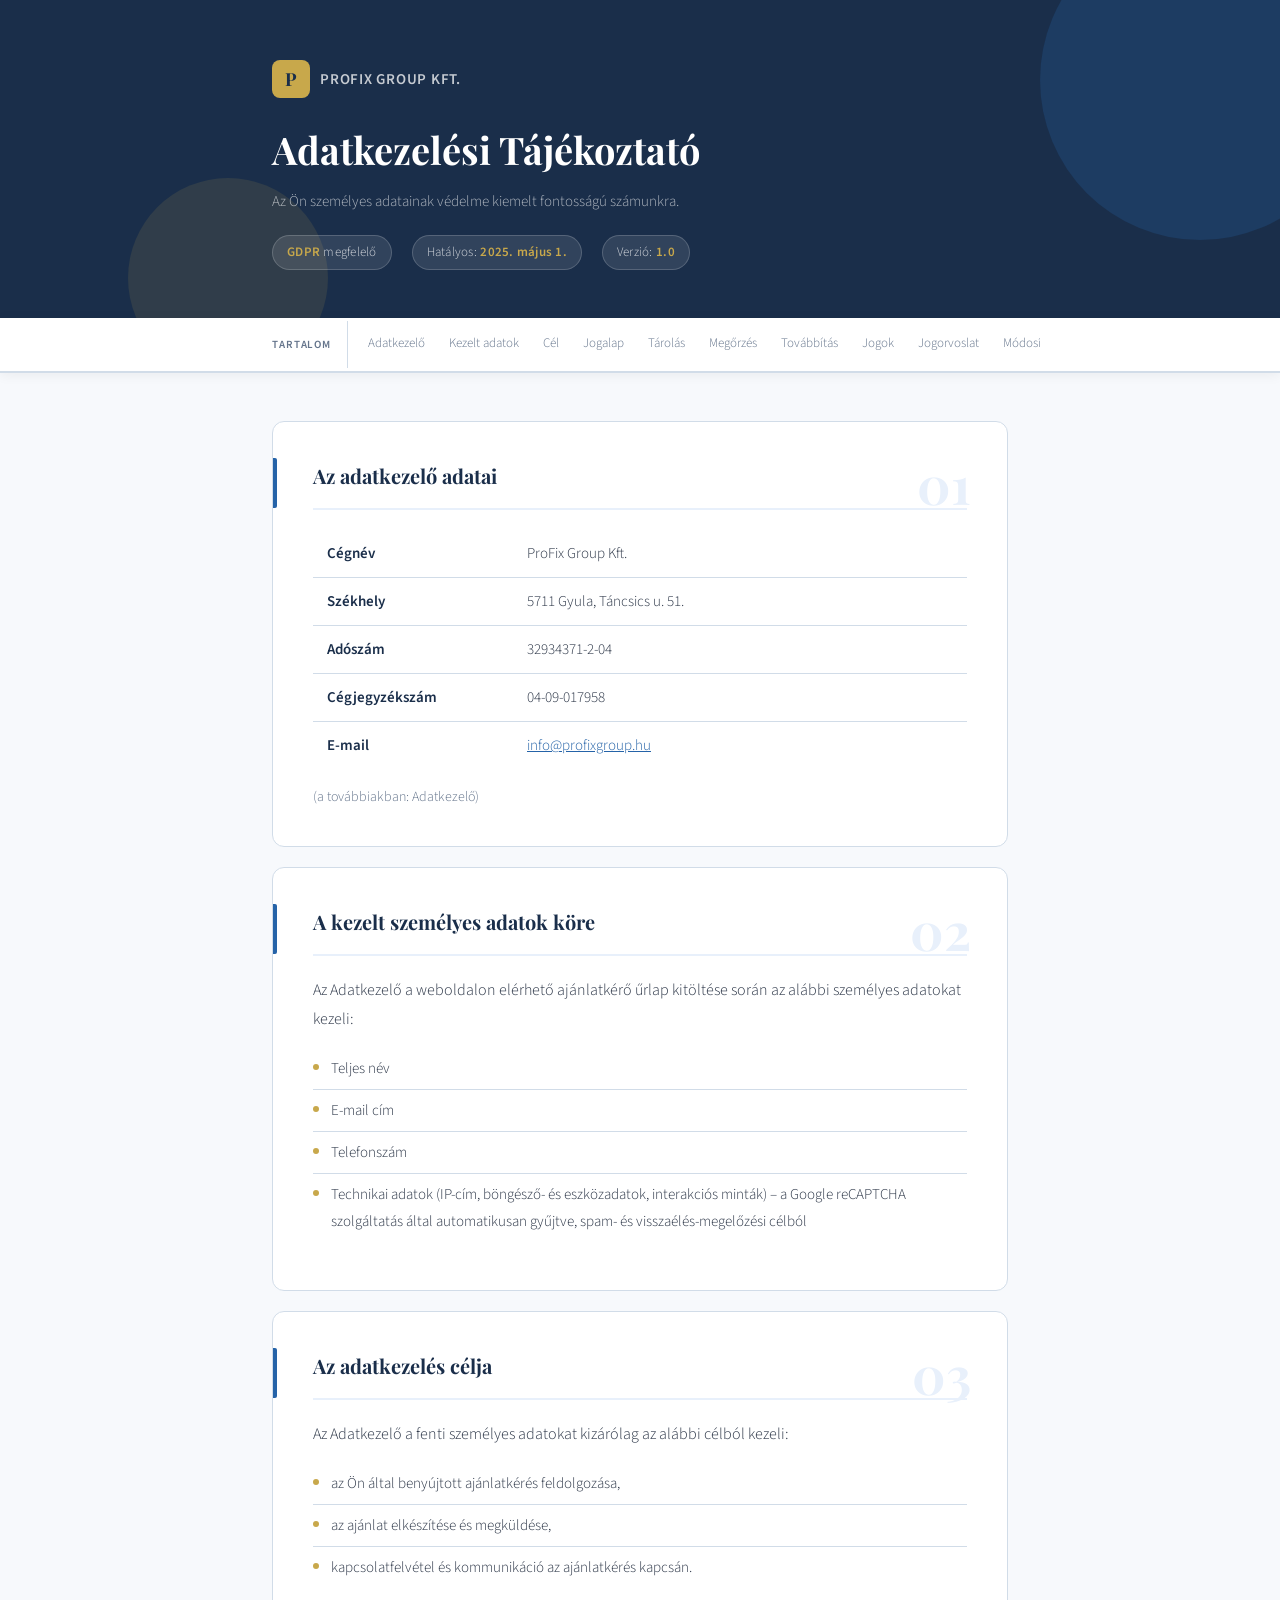
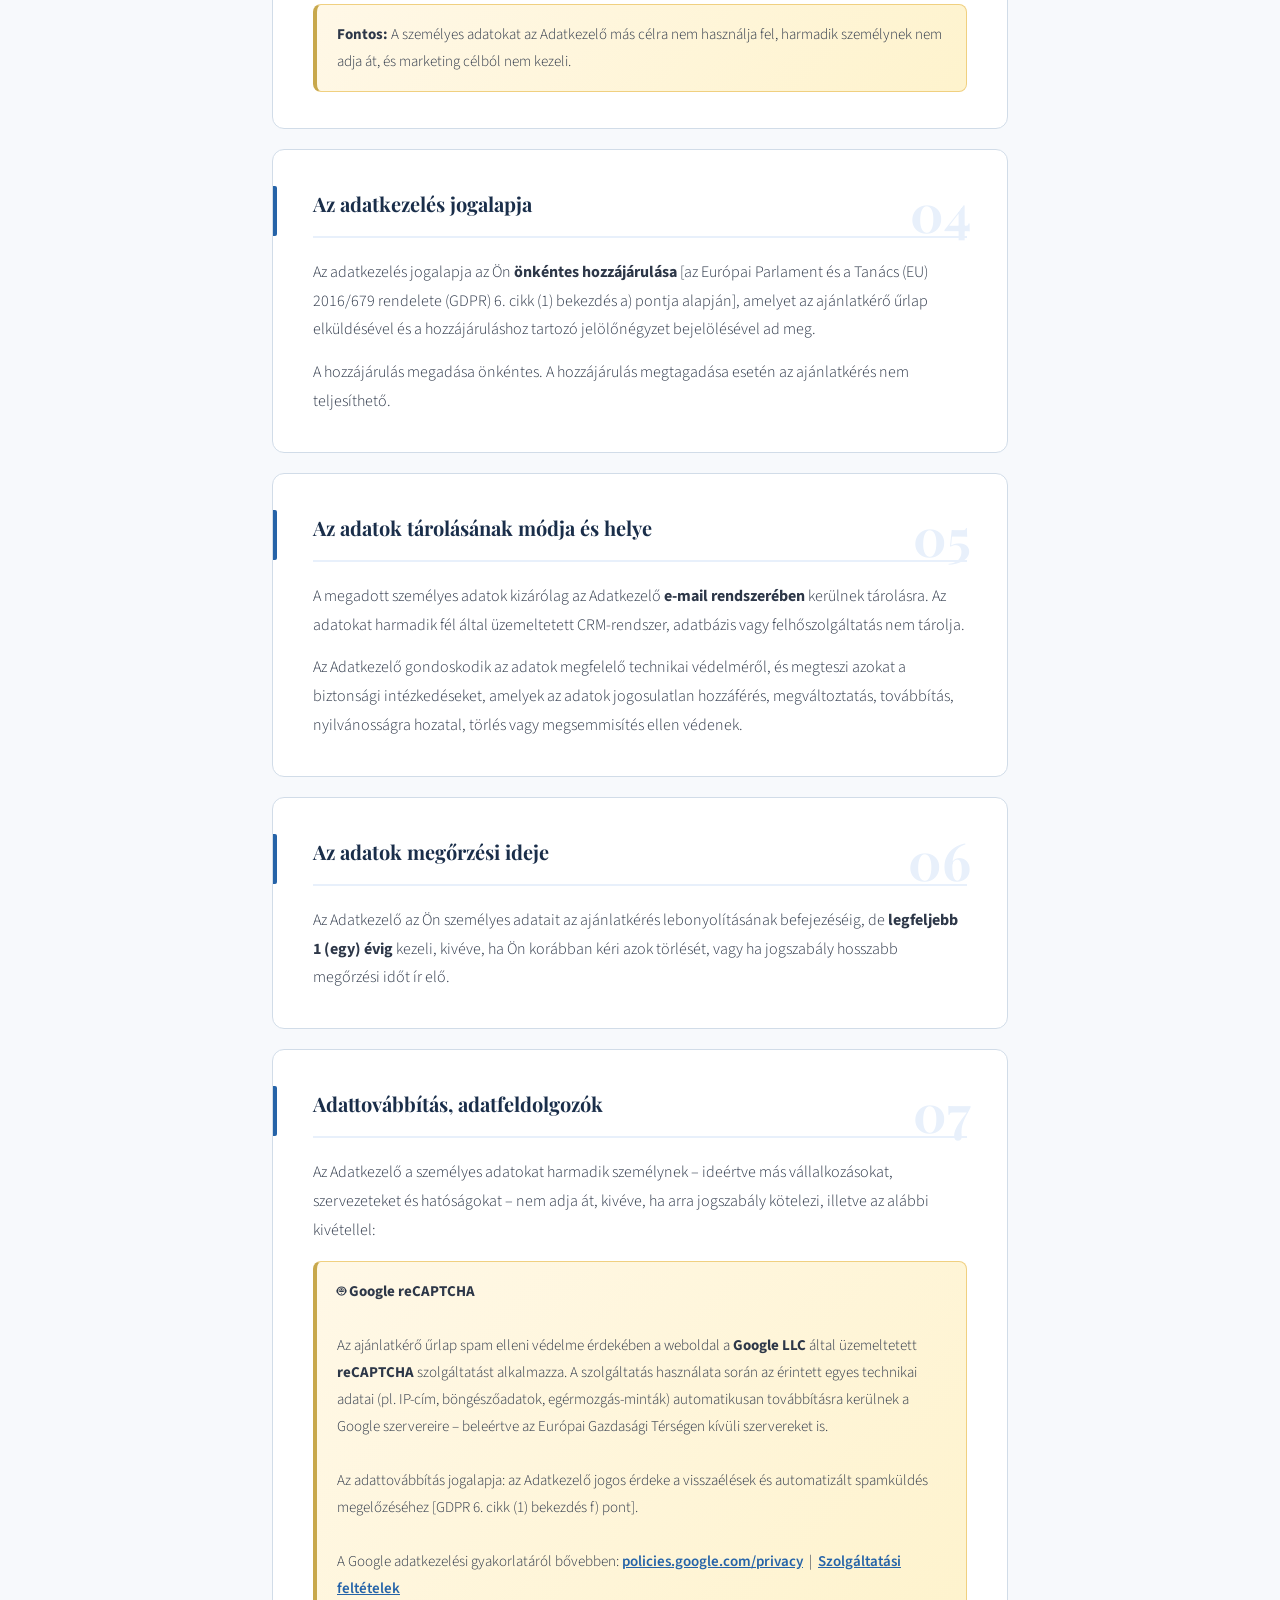
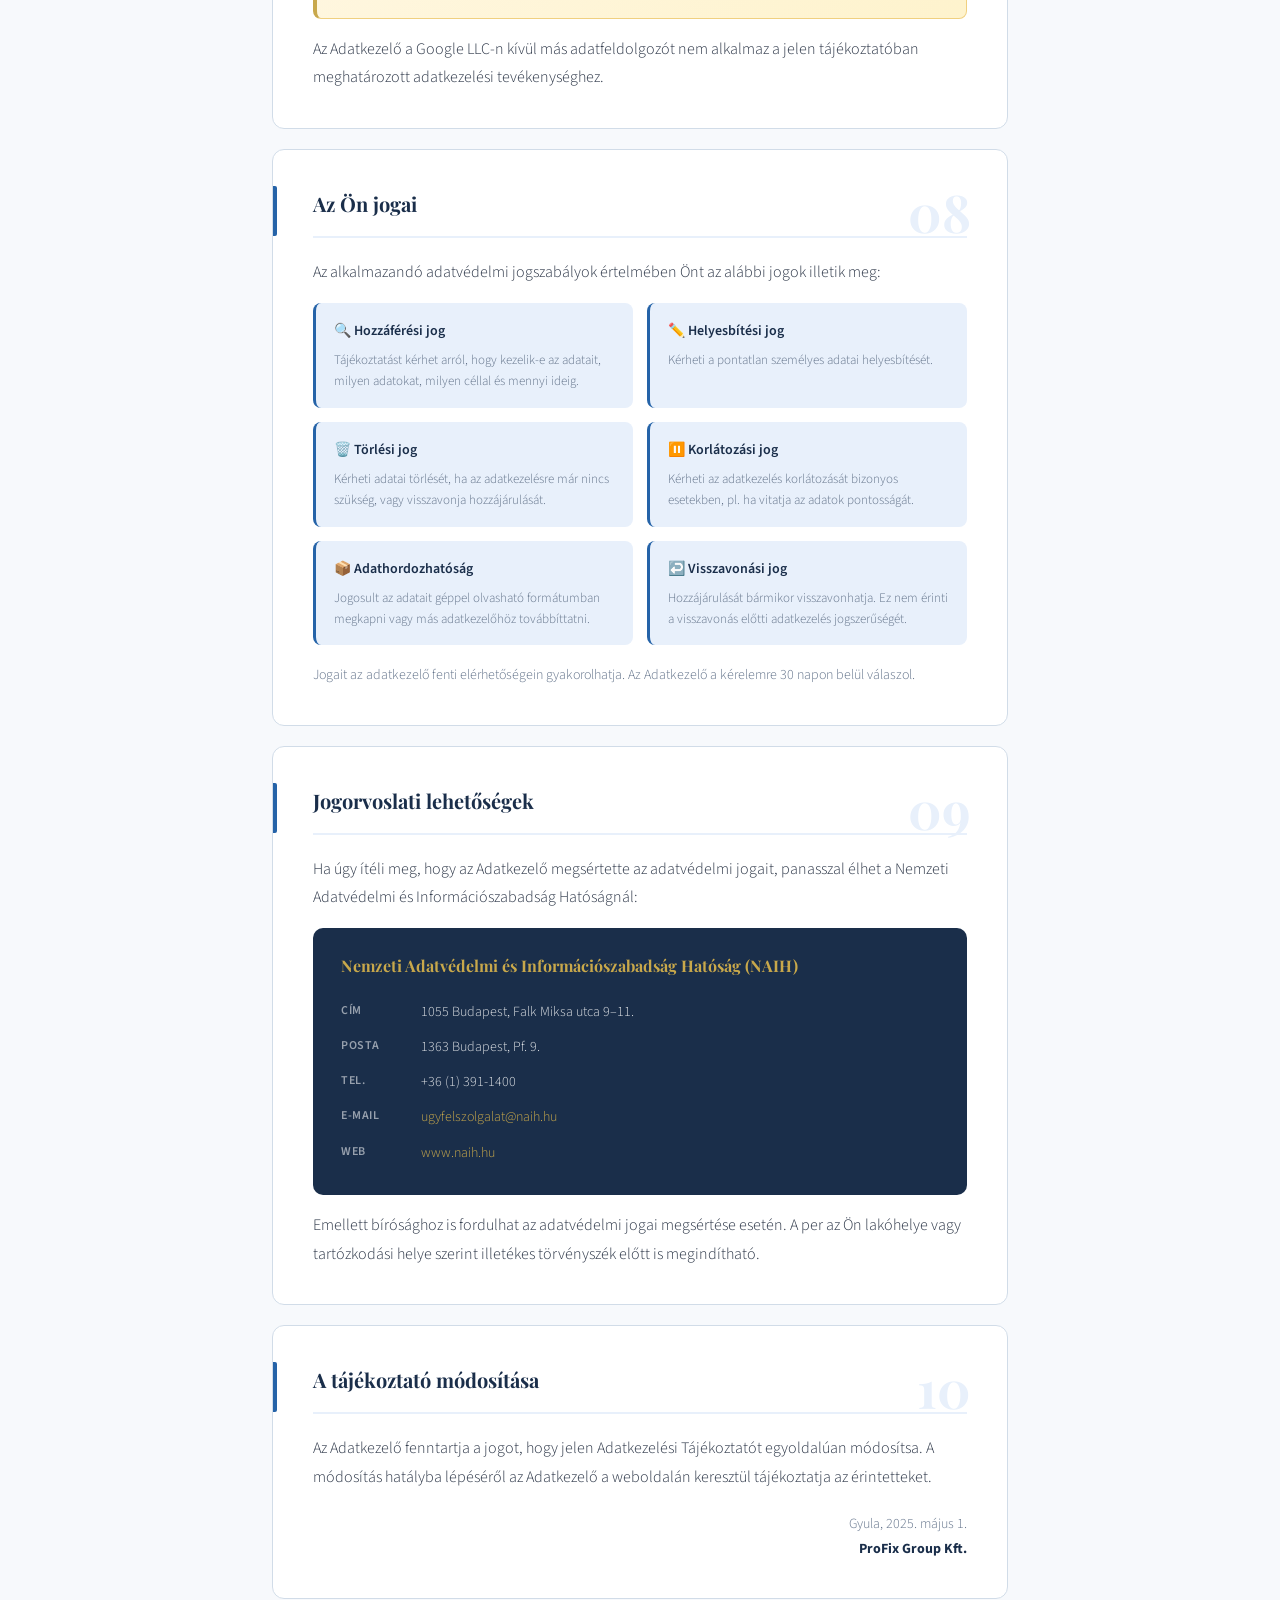
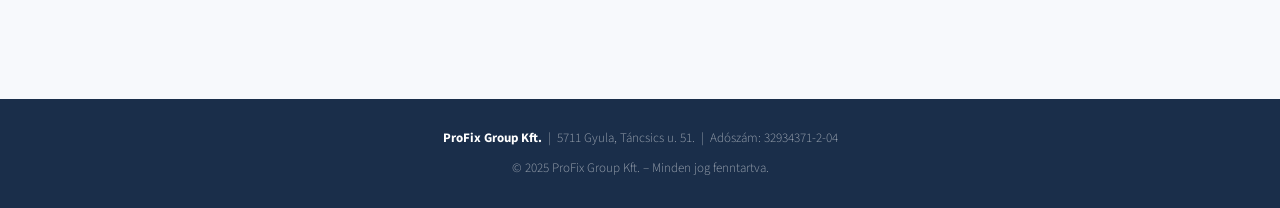
<file: adatkezelesi-tajekoztato.html>
<!DOCTYPE html>
<html lang="hu">
<head>
<meta charset="UTF-8">
<meta name="viewport" content="width=device-width, initial-scale=1.0">
<title>Adatkezelési Tájékoztató – ProFix Group Kft.</title>
<link href="https://fonts.googleapis.com/css2?family=Playfair+Display:wght@400;700&family=Source+Sans+3:wght@300;400;600&display=swap" rel="stylesheet">
<style>
  :root {
    --navy: #1a2e4a;
    --blue: #2563a8;
    --light-blue: #e8f0fb;
    --accent: #c8a84b;
    --text: #2d3748;
    --muted: #64748b;
    --border: #d1dce8;
    --bg: #f7f9fc;
    --white: #ffffff;
  }

  * { box-sizing: border-box; margin: 0; padding: 0; }

  body {
    font-family: 'Source Sans 3', sans-serif;
    font-weight: 300;
    background: var(--bg);
    color: var(--text);
    line-height: 1.8;
    font-size: 16px;
  }

  /* Header */
  header {
    background: var(--navy);
    color: var(--white);
    padding: 60px 0 48px;
    position: relative;
    overflow: hidden;
  }

  header::before {
    content: '';
    position: absolute;
    top: -80px; right: -80px;
    width: 320px; height: 320px;
    border-radius: 50%;
    background: rgba(37, 99, 168, 0.25);
  }

  header::after {
    content: '';
    position: absolute;
    bottom: -60px; left: 10%;
    width: 200px; height: 200px;
    border-radius: 50%;
    background: rgba(200, 168, 75, 0.12);
  }

  .header-inner {
    max-width: 800px;
    margin: 0 auto;
    padding: 0 32px;
    position: relative;
    z-index: 1;
  }

  .logo-mark {
    display: inline-flex;
    align-items: center;
    gap: 10px;
    margin-bottom: 28px;
  }

  .logo-icon {
    width: 38px; height: 38px;
    background: var(--accent);
    border-radius: 8px;
    display: flex;
    align-items: center;
    justify-content: center;
    font-family: 'Playfair Display', serif;
    font-weight: 700;
    font-size: 18px;
    color: var(--navy);
    flex-shrink: 0;
  }

  .logo-text {
    font-family: 'Source Sans 3', sans-serif;
    font-weight: 600;
    font-size: 15px;
    letter-spacing: 0.05em;
    text-transform: uppercase;
    color: rgba(255,255,255,0.75);
  }

  header h1 {
    font-family: 'Playfair Display', serif;
    font-size: clamp(26px, 5vw, 38px);
    font-weight: 700;
    line-height: 1.25;
    margin-bottom: 14px;
    color: var(--white);
  }

  .header-meta {
    display: flex;
    flex-wrap: wrap;
    gap: 20px;
    margin-top: 20px;
  }

  .meta-pill {
    background: rgba(255,255,255,0.1);
    border: 1px solid rgba(255,255,255,0.18);
    padding: 5px 14px;
    border-radius: 20px;
    font-size: 13px;
    color: rgba(255,255,255,0.8);
    letter-spacing: 0.02em;
  }

  .meta-pill strong {
    color: var(--accent);
    font-weight: 600;
  }

  /* TOC */
  .toc-bar {
    background: var(--white);
    border-bottom: 2px solid var(--border);
    position: sticky;
    top: 0;
    z-index: 100;
    box-shadow: 0 2px 12px rgba(0,0,0,0.06);
  }

  .toc-inner {
    max-width: 800px;
    margin: 0 auto;
    padding: 0 32px;
    display: flex;
    align-items: center;
    gap: 0;
    overflow-x: auto;
    scrollbar-width: none;
  }

  .toc-inner::-webkit-scrollbar { display: none; }

  .toc-label {
    font-size: 11px;
    font-weight: 600;
    text-transform: uppercase;
    letter-spacing: 0.08em;
    color: var(--muted);
    padding: 14px 16px 14px 0;
    border-right: 1px solid var(--border);
    margin-right: 8px;
    white-space: nowrap;
    flex-shrink: 0;
  }

  .toc-inner a {
    padding: 14px 12px;
    font-size: 13px;
    color: var(--muted);
    text-decoration: none;
    white-space: nowrap;
    border-bottom: 2px solid transparent;
    transition: color 0.2s, border-color 0.2s;
    flex-shrink: 0;
  }

  .toc-inner a:hover {
    color: var(--blue);
    border-bottom-color: var(--blue);
  }

  /* Main content */
  main {
    max-width: 800px;
    margin: 0 auto;
    padding: 48px 32px 80px;
  }

  /* Section */
  .section {
    background: var(--white);
    border-radius: 12px;
    padding: 36px 40px;
    margin-bottom: 20px;
    border: 1px solid var(--border);
    position: relative;
    transition: box-shadow 0.2s;
  }

  .section:hover {
    box-shadow: 0 4px 20px rgba(26,46,74,0.08);
  }

  .section-num {
    position: absolute;
    top: 36px; right: 36px;
    font-family: 'Playfair Display', serif;
    font-size: 52px;
    font-weight: 700;
    color: var(--light-blue);
    line-height: 1;
    user-select: none;
  }

  .section h2 {
    font-family: 'Playfair Display', serif;
    font-size: 20px;
    font-weight: 700;
    color: var(--navy);
    margin-bottom: 20px;
    padding-bottom: 14px;
    border-bottom: 2px solid var(--light-blue);
    position: relative;
  }

  .section h2::before {
    content: '';
    display: block;
    width: 4px;
    height: 100%;
    background: var(--blue);
    position: absolute;
    left: -40px;
    top: 0;
    bottom: 14px;
    border-radius: 0 2px 2px 0;
  }

  .section h3 {
    font-family: 'Source Sans 3', sans-serif;
    font-weight: 600;
    font-size: 15px;
    color: var(--blue);
    margin: 20px 0 8px;
    text-transform: uppercase;
    letter-spacing: 0.06em;
    font-size: 13px;
  }

  p {
    color: var(--text);
    margin-bottom: 14px;
  }

  p:last-child { margin-bottom: 0; }

  /* Data table */
  .data-table {
    width: 100%;
    border-collapse: collapse;
    margin: 16px 0;
    font-size: 15px;
  }

  .data-table td {
    padding: 10px 14px;
    border-bottom: 1px solid var(--border);
    vertical-align: top;
  }

  .data-table td:first-child {
    font-weight: 600;
    color: var(--navy);
    width: 200px;
    white-space: nowrap;
  }

  .data-table tr:last-child td { border-bottom: none; }

  /* Bullet list */
  .bullet-list {
    list-style: none;
    padding: 0;
    margin: 12px 0;
  }

  .bullet-list li {
    display: flex;
    gap: 12px;
    padding: 7px 0;
    border-bottom: 1px solid var(--border);
    font-size: 15px;
  }

  .bullet-list li:last-child { border-bottom: none; }

  .bullet-list li::before {
    content: '';
    width: 6px;
    height: 6px;
    background: var(--accent);
    border-radius: 50%;
    flex-shrink: 0;
    margin-top: 9px;
  }

  /* Rights grid */
  .rights-grid {
    display: grid;
    grid-template-columns: 1fr 1fr;
    gap: 14px;
    margin-top: 16px;
  }

  .right-card {
    background: var(--light-blue);
    border-radius: 8px;
    padding: 16px 18px;
    border-left: 3px solid var(--blue);
  }

  .right-card h4 {
    font-weight: 600;
    font-size: 14px;
    color: var(--navy);
    margin-bottom: 6px;
  }

  .right-card p {
    font-size: 13px;
    color: var(--muted);
    margin: 0;
    line-height: 1.6;
  }

  /* NAIH box */
  .naih-box {
    background: var(--navy);
    color: var(--white);
    border-radius: 10px;
    padding: 24px 28px;
    margin-top: 16px;
  }

  .naih-box .naih-title {
    font-family: 'Playfair Display', serif;
    font-size: 16px;
    font-weight: 700;
    margin-bottom: 14px;
    color: var(--accent);
  }

  .naih-box table {
    width: 100%;
    border-collapse: collapse;
    font-size: 14px;
  }

  .naih-box td {
    padding: 5px 0;
    color: rgba(255,255,255,0.85);
    vertical-align: top;
  }

  .naih-box td:first-child {
    font-weight: 600;
    color: rgba(255,255,255,0.55);
    width: 80px;
    font-size: 12px;
    text-transform: uppercase;
    letter-spacing: 0.05em;
    padding-right: 16px;
  }

  .naih-box a {
    color: var(--accent);
    text-decoration: none;
  }

  /* Highlight box */
  .highlight-box {
    background: linear-gradient(135deg, #fff8e7, #fef3cd);
    border: 1px solid #f0d080;
    border-left: 4px solid var(--accent);
    border-radius: 8px;
    padding: 16px 20px;
    margin-top: 16px;
    font-size: 15px;
  }

  /* Footer */
  footer {
    background: var(--navy);
    color: rgba(255,255,255,0.55);
    text-align: center;
    padding: 28px 32px;
    font-size: 13px;
  }

  footer strong {
    color: var(--white);
  }

  /* Responsive */
  @media (max-width: 600px) {
    .section { padding: 28px 24px; }
    .section h2::before { left: -24px; }
    .section-num { font-size: 38px; top: 28px; right: 24px; }
    .rights-grid { grid-template-columns: 1fr; }
    .data-table td:first-child { width: 130px; }
    .toc-bar { display: none; }
  }

  /* Smooth scroll */
  html { scroll-behavior: smooth; }

  /* Scroll animation */
  .section {
    animation: fadeUp 0.5s ease both;
  }

  @keyframes fadeUp {
    from { opacity: 0; transform: translateY(16px); }
    to   { opacity: 1; transform: translateY(0); }
  }

  .section:nth-child(1)  { animation-delay: 0.05s; }
  .section:nth-child(2)  { animation-delay: 0.10s; }
  .section:nth-child(3)  { animation-delay: 0.15s; }
  .section:nth-child(4)  { animation-delay: 0.20s; }
  .section:nth-child(5)  { animation-delay: 0.25s; }
  .section:nth-child(6)  { animation-delay: 0.30s; }
  .section:nth-child(7)  { animation-delay: 0.35s; }
  .section:nth-child(8)  { animation-delay: 0.40s; }
  .section:nth-child(9)  { animation-delay: 0.45s; }
  .section:nth-child(10) { animation-delay: 0.50s; }
</style>
</head>
<body>

<header>
  <div class="header-inner">
    <div class="logo-mark">
      <div class="logo-icon">P</div>
      <span class="logo-text">ProFix Group Kft.</span>
    </div>
    <h1>Adatkezelési Tájékoztató</h1>
    <p style="color:rgba(255,255,255,0.65); font-size:15px; margin-top:8px;">Az Ön személyes adatainak védelme kiemelt fontosságú számunkra.</p>
    <div class="header-meta">
      <span class="meta-pill"><strong>GDPR</strong> megfelelő</span>
      <span class="meta-pill">Hatályos: <strong>2025. május 1.</strong></span>
      <span class="meta-pill">Verzió: <strong>1.0</strong></span>
    </div>
  </div>
</header>

<nav class="toc-bar" aria-label="Tartalomjegyzék">
  <div class="toc-inner">
    <span class="toc-label">Tartalom</span>
    <a href="#s1">Adatkezelő</a>
    <a href="#s2">Kezelt adatok</a>
    <a href="#s3">Cél</a>
    <a href="#s4">Jogalap</a>
    <a href="#s5">Tárolás</a>
    <a href="#s6">Megőrzés</a>
    <a href="#s7">Továbbítás</a>
    <a href="#s8">Jogok</a>
    <a href="#s9">Jogorvoslat</a>
    <a href="#s10">Módosítás</a>
  </div>
</nav>

<main>

  <div class="section" id="s1">
    <span class="section-num">01</span>
    <h2>Az adatkezelő adatai</h2>
    <table class="data-table">
      <tr><td>Cégnév</td><td>ProFix Group Kft.</td></tr>
      <tr><td>Székhely</td><td>5711 Gyula, Táncsics u. 51.</td></tr>
      <tr><td>Adószám</td><td>32934371-2-04</td></tr>
      <tr><td>Cégjegyzékszám</td><td>04-09-017958</td></tr>
      <tr><td>E-mail</td><td><a href="mailto:info@profixgroup.hu" style="color:var(--blue)">info@profixgroup.hu</a></td></tr>
    </table>
    <p style="font-size:14px; color:var(--muted); margin-top:12px;">(a továbbiakban: Adatkezelő)</p>
  </div>

  <div class="section" id="s2">
    <span class="section-num">02</span>
    <h2>A kezelt személyes adatok köre</h2>
    <p>Az Adatkezelő a weboldalon elérhető ajánlatkérő űrlap kitöltése során az alábbi személyes adatokat kezeli:</p>
    <ul class="bullet-list">
      <li>Teljes név</li>
      <li>E-mail cím</li>
      <li>Telefonszám</li>
      <li>Technikai adatok (IP-cím, böngésző- és eszközadatok, interakciós minták) – a Google reCAPTCHA szolgáltatás által automatikusan gyűjtve, spam- és visszaélés-megelőzési célból</li>
    </ul>
  </div>

  <div class="section" id="s3">
    <span class="section-num">03</span>
    <h2>Az adatkezelés célja</h2>
    <p>Az Adatkezelő a fenti személyes adatokat kizárólag az alábbi célból kezeli:</p>
    <ul class="bullet-list">
      <li>az Ön által benyújtott ajánlatkérés feldolgozása,</li>
      <li>az ajánlat elkészítése és megküldése,</li>
      <li>kapcsolatfelvétel és kommunikáció az ajánlatkérés kapcsán.</li>
    </ul>
    <div class="highlight-box">
      <strong>Fontos:</strong> A személyes adatokat az Adatkezelő más célra nem használja fel, harmadik személynek nem adja át, és marketing célból nem kezeli.
    </div>
  </div>

  <div class="section" id="s4">
    <span class="section-num">04</span>
    <h2>Az adatkezelés jogalapja</h2>
    <p>Az adatkezelés jogalapja az Ön <strong>önkéntes hozzájárulása</strong> [az Európai Parlament és a Tanács (EU) 2016/679 rendelete (GDPR) 6. cikk (1) bekezdés a) pontja alapján], amelyet az ajánlatkérő űrlap elküldésével és a hozzájáruláshoz tartozó jelölőnégyzet bejelölésével ad meg.</p>
    <p>A hozzájárulás megadása önkéntes. A hozzájárulás megtagadása esetén az ajánlatkérés nem teljesíthető.</p>
  </div>

  <div class="section" id="s5">
    <span class="section-num">05</span>
    <h2>Az adatok tárolásának módja és helye</h2>
    <p>A megadott személyes adatok kizárólag az Adatkezelő <strong>e-mail rendszerében</strong> kerülnek tárolásra. Az adatokat harmadik fél által üzemeltetett CRM-rendszer, adatbázis vagy felhőszolgáltatás nem tárolja.</p>
    <p>Az Adatkezelő gondoskodik az adatok megfelelő technikai védelméről, és megteszi azokat a biztonsági intézkedéseket, amelyek az adatok jogosulatlan hozzáférés, megváltoztatás, továbbítás, nyilvánosságra hozatal, törlés vagy megsemmisítés ellen védenek.</p>
  </div>

  <div class="section" id="s6">
    <span class="section-num">06</span>
    <h2>Az adatok megőrzési ideje</h2>
    <p>Az Adatkezelő az Ön személyes adatait az ajánlatkérés lebonyolításának befejezéséig, de <strong>legfeljebb 1 (egy) évig</strong> kezeli, kivéve, ha Ön korábban kéri azok törlését, vagy ha jogszabály hosszabb megőrzési időt ír elő.</p>
  </div>

  <div class="section" id="s7">
    <span class="section-num">07</span>
    <h2>Adattovábbítás, adatfeldolgozók</h2>
    <p>Az Adatkezelő a személyes adatokat harmadik személynek – ideértve más vállalkozásokat, szervezeteket és hatóságokat – nem adja át, kivéve, ha arra jogszabály kötelezi, illetve az alábbi kivétellel:</p>

    <div class="highlight-box" style="margin: 16px 0;">
      <strong>🤖 Google reCAPTCHA</strong><br><br>
      Az ajánlatkérő űrlap spam elleni védelme érdekében a weboldal a <strong>Google LLC</strong> által üzemeltetett <strong>reCAPTCHA</strong> szolgáltatást alkalmazza. A szolgáltatás használata során az érintett egyes technikai adatai (pl. IP-cím, böngészőadatok, egérmozgás-minták) automatikusan továbbításra kerülnek a Google szervereire – beleértve az Európai Gazdasági Térségen kívüli szervereket is.<br><br>
      Az adattovábbítás jogalapja: az Adatkezelő jogos érdeke a visszaélések és automatizált spamküldés megelőzéséhez [GDPR 6. cikk (1) bekezdés f) pont].<br><br>
      A Google adatkezelési gyakorlatáról bővebben:
      <a href="https://policies.google.com/privacy" target="_blank" rel="noopener" style="color:var(--blue); font-weight:600;">policies.google.com/privacy</a>
      &nbsp;|&nbsp;
      <a href="https://policies.google.com/terms" target="_blank" rel="noopener" style="color:var(--blue); font-weight:600;">Szolgáltatási feltételek</a>
    </div>

    <p>Az Adatkezelő a Google LLC-n kívül más adatfeldolgozót nem alkalmaz a jelen tájékoztatóban meghatározott adatkezelési tevékenységhez.</p>
  </div>

  <div class="section" id="s8">
    <span class="section-num">08</span>
    <h2>Az Ön jogai</h2>
    <p>Az alkalmazandó adatvédelmi jogszabályok értelmében Önt az alábbi jogok illetik meg:</p>
    <div class="rights-grid">
      <div class="right-card">
        <h4>🔍 Hozzáférési jog</h4>
        <p>Tájékoztatást kérhet arról, hogy kezelik-e az adatait, milyen adatokat, milyen céllal és mennyi ideig.</p>
      </div>
      <div class="right-card">
        <h4>✏️ Helyesbítési jog</h4>
        <p>Kérheti a pontatlan személyes adatai helyesbítését.</p>
      </div>
      <div class="right-card">
        <h4>🗑️ Törlési jog</h4>
        <p>Kérheti adatai törlését, ha az adatkezelésre már nincs szükség, vagy visszavonja hozzájárulását.</p>
      </div>
      <div class="right-card">
        <h4>⏸️ Korlátozási jog</h4>
        <p>Kérheti az adatkezelés korlátozását bizonyos esetekben, pl. ha vitatja az adatok pontosságát.</p>
      </div>
      <div class="right-card">
        <h4>📦 Adathordozhatóság</h4>
        <p>Jogosult az adatait géppel olvasható formátumban megkapni vagy más adatkezelőhöz továbbíttatni.</p>
      </div>
      <div class="right-card">
        <h4>↩️ Visszavonási jog</h4>
        <p>Hozzájárulását bármikor visszavonhatja. Ez nem érinti a visszavonás előtti adatkezelés jogszerűségét.</p>
      </div>
    </div>
    <p style="margin-top:18px; font-size:14px; color:var(--muted);">Jogait az adatkezelő fenti elérhetőségein gyakorolhatja. Az Adatkezelő a kérelemre 30 napon belül válaszol.</p>
  </div>

  <div class="section" id="s9">
    <span class="section-num">09</span>
    <h2>Jogorvoslati lehetőségek</h2>
    <p>Ha úgy ítéli meg, hogy az Adatkezelő megsértette az adatvédelmi jogait, panasszal élhet a Nemzeti Adatvédelmi és Információszabadság Hatóságnál:</p>
    <div class="naih-box">
      <div class="naih-title">Nemzeti Adatvédelmi és Információszabadság Hatóság (NAIH)</div>
      <table>
        <tr><td>Cím</td><td>1055 Budapest, Falk Miksa utca 9–11.</td></tr>
        <tr><td>Posta</td><td>1363 Budapest, Pf. 9.</td></tr>
        <tr><td>Tel.</td><td>+36 (1) 391-1400</td></tr>
        <tr><td>E-mail</td><td><a href="mailto:ugyfelszolgalat@naih.hu">ugyfelszolgalat@naih.hu</a></td></tr>
        <tr><td>Web</td><td><a href="https://www.naih.hu" target="_blank" rel="noopener">www.naih.hu</a></td></tr>
      </table>
    </div>
    <p style="margin-top:16px;">Emellett bírósághoz is fordulhat az adatvédelmi jogai megsértése esetén. A per az Ön lakóhelye vagy tartózkodási helye szerint illetékes törvényszék előtt is megindítható.</p>
  </div>

  <div class="section" id="s10">
    <span class="section-num">10</span>
    <h2>A tájékoztató módosítása</h2>
    <p>Az Adatkezelő fenntartja a jogot, hogy jelen Adatkezelési Tájékoztatót egyoldalúan módosítsa. A módosítás hatályba lépéséről az Adatkezelő a weboldalán keresztül tájékoztatja az érintetteket.</p>
    <p style="margin-top:20px; text-align:right; font-size:14px; color:var(--muted);">
      Gyula, 2025. május 1.<br>
      <strong style="color:var(--navy);">ProFix Group Kft.</strong>
    </p>
  </div>

</main>

<footer>
  <strong>ProFix Group Kft.</strong> &nbsp;|&nbsp; 5711 Gyula, Táncsics u. 51. &nbsp;|&nbsp; Adószám: 32934371-2-04<br>
  <span style="margin-top:6px; display:block;">© 2025 ProFix Group Kft. – Minden jog fenntartva.</span>
</footer>

</body>
</html>
</file>
